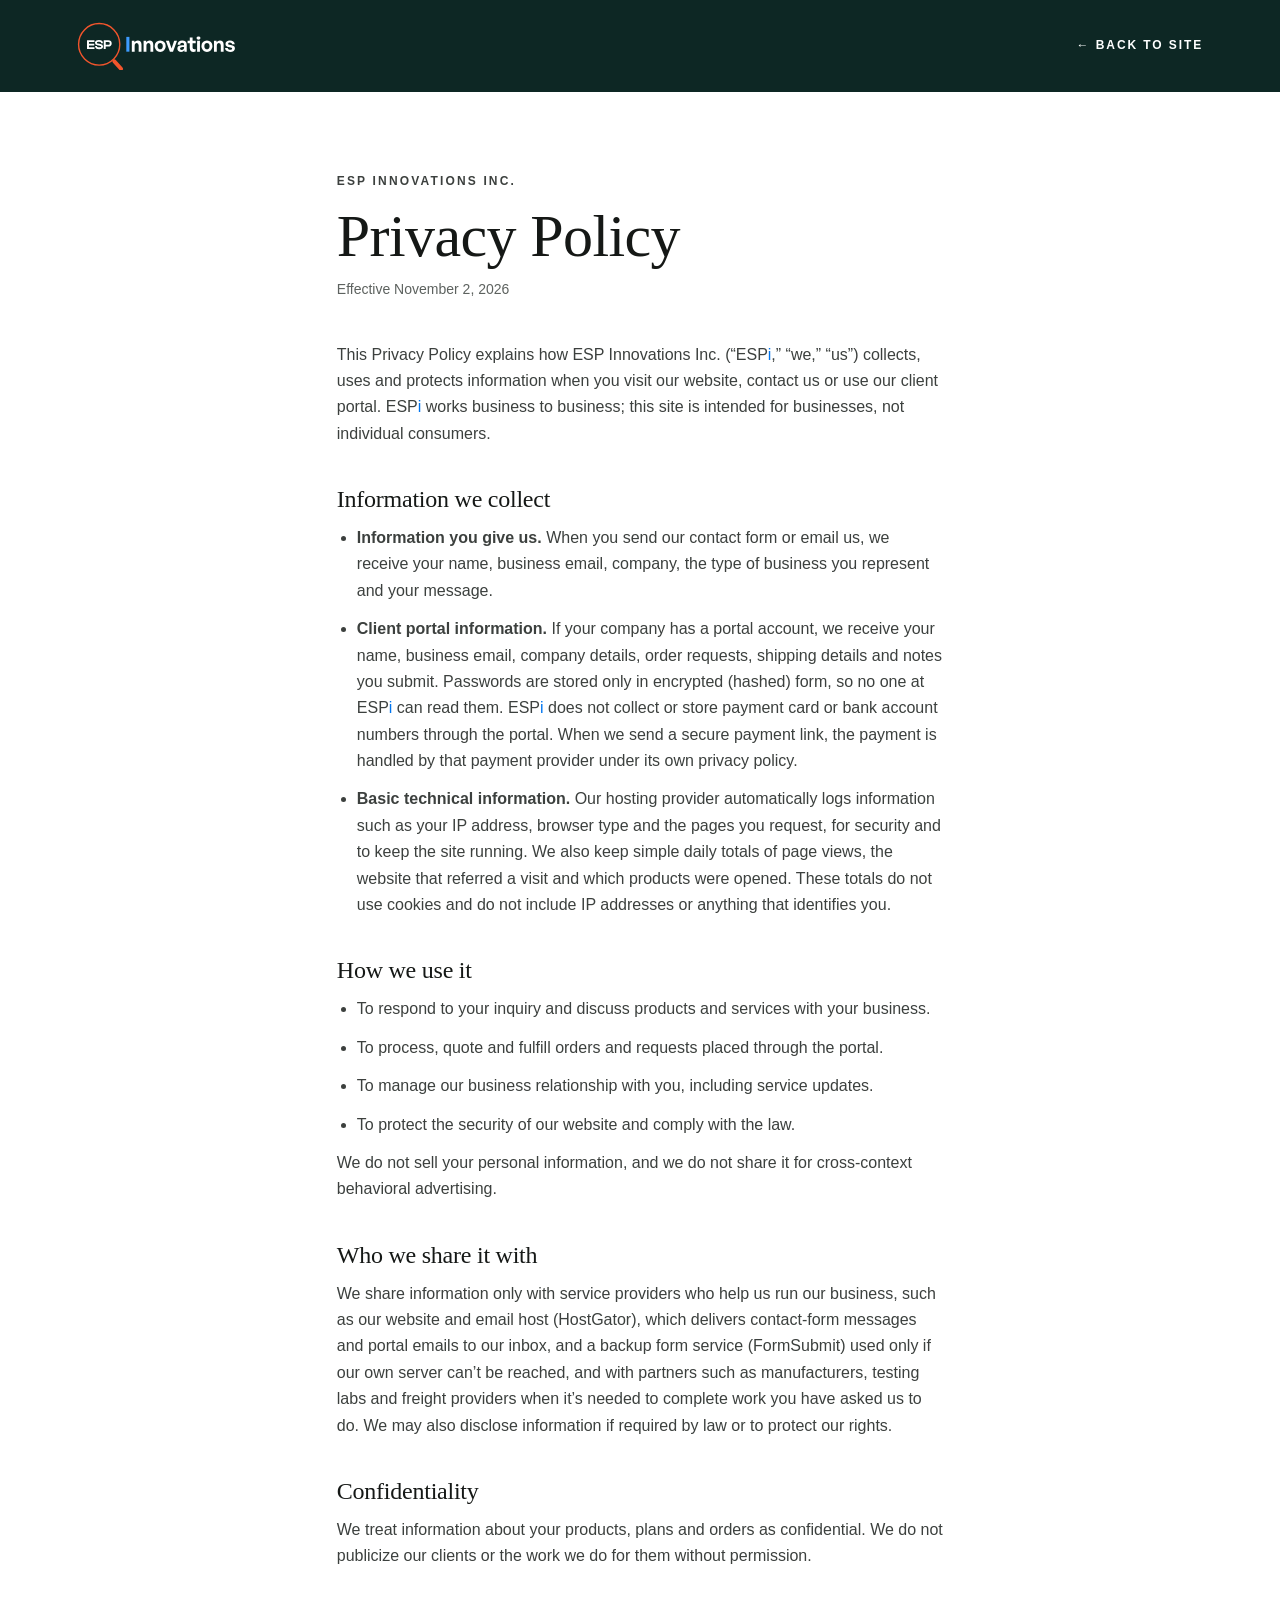
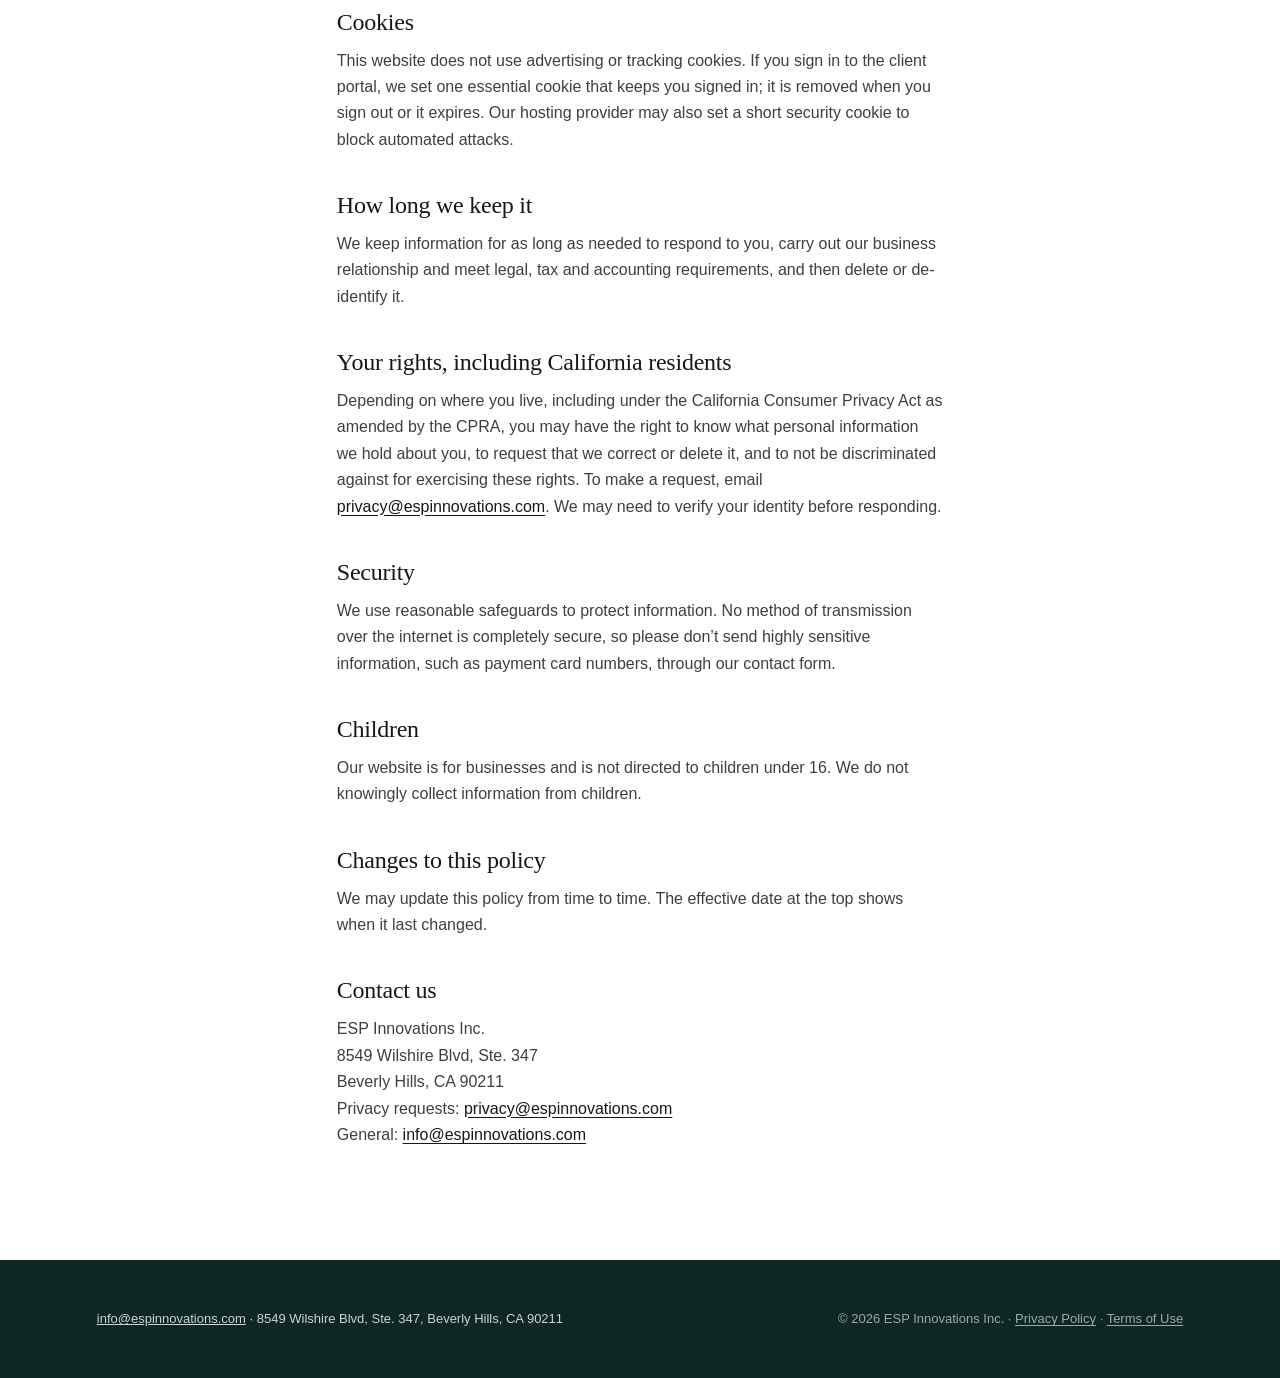
<file: privacy.html>
<!doctype html>
<html lang="en">
<head>
<meta charset="utf-8">
<link rel="canonical" href="https://espinnovations.com/privacy.html">
<meta name="viewport" content="width=device-width, initial-scale=1">
<title>Privacy Policy — ESP Innovations Inc.</title>
<meta name="description" content="How ESP Innovations Inc. collects, uses and protects business information.">
<link href="https://api.fontshare.com/v2/css?f[]=zodiak@400,700&f[]=switzer@400,500,600&display=swap" rel="stylesheet">
<link rel="stylesheet" href="style.css?v=20261102b">
<link rel="icon" type="image/svg+xml" href="assets/brand/icon.svg">
<style>
.legal-top{background:var(--green-2);color:#fff;padding:22px var(--gut);display:flex;justify-content:space-between;align-items:center}
.legal-top a{color:#fff;font-size:12px;font-weight:600;letter-spacing:.16em;text-transform:uppercase;text-decoration:none}
.legal-top a:hover{color:var(--accent)}
.legal{max-width:760px;margin:0 auto;padding:80px var(--gut) 100px}
.legal h1{font-size:clamp(38px,5vw,60px);line-height:1.05;margin:14px 0 10px}
.legal .eff{color:var(--muted);font-size:14px;margin-bottom:40px}
.legal h2{font-size:24px;margin:40px 0 12px}
.legal p,.legal li{color:#3c403e;margin-bottom:12px}
.legal ul{padding-left:20px;margin-bottom:12px}
.legal a{color:var(--ink);text-decoration:underline;text-underline-offset:3px}
</style>
</head>
<body>
<header class="legal-top"><a href="index.html" aria-label="ESP Innovations Inc. home"><img src="assets/brand/logo-light.svg" alt="ESP Innovations" width="160" height="50"></a><a href="index.html">&larr; Back to site</a></header>
<main class="legal">
<p class="eyebrow">ESP Innovations Inc.</p>
<h1>Privacy Policy</h1>
<p class="eff">Effective November 2, 2026</p>
<p>This Privacy Policy explains how ESP Innovations Inc. (&ldquo;<span class="espi">ESP<span>i</span></span>,&rdquo; &ldquo;we,&rdquo; &ldquo;us&rdquo;) collects, uses and protects information when you visit our website, contact us or use our client portal. <span class="espi">ESP<span>i</span></span> works business to business; this site is intended for businesses, not individual consumers.</p>
<h2>Information we collect</h2>
<ul>
<li><strong>Information you give us.</strong> When you send our contact form or email us, we receive your name, business email, company, the type of business you represent and your message.</li>
<li><strong>Client portal information.</strong> If your company has a portal account, we receive your name, business email, company details, order requests, shipping details and notes you submit. Passwords are stored only in encrypted (hashed) form, so no one at <span class="espi">ESP<span>i</span></span> can read them. <span class="espi">ESP<span>i</span></span> does not collect or store payment card or bank account numbers through the portal. When we send a secure payment link, the payment is handled by that payment provider under its own privacy policy.</li>
<li><strong>Basic technical information.</strong> Our hosting provider automatically logs information such as your IP address, browser type and the pages you request, for security and to keep the site running. We also keep simple daily totals of page views, the website that referred a visit and which products were opened. These totals do not use cookies and do not include IP addresses or anything that identifies you.</li>
</ul>
<h2>How we use it</h2>
<ul>
<li>To respond to your inquiry and discuss products and services with your business.</li>
<li>To process, quote and fulfill orders and requests placed through the portal.</li>
<li>To manage our business relationship with you, including service updates.</li>
<li>To protect the security of our website and comply with the law.</li>
</ul>
<p>We do not sell your personal information, and we do not share it for cross-context behavioral advertising.</p>
<h2>Who we share it with</h2>
<p>We share information only with service providers who help us run our business, such as our website and email host (HostGator), which delivers contact-form messages and portal emails to our inbox, and a backup form service (FormSubmit) used only if our own server can&rsquo;t be reached, and with partners such as manufacturers, testing labs and freight providers when it&rsquo;s needed to complete work you have asked us to do. We may also disclose information if required by law or to protect our rights.</p>
<h2>Confidentiality</h2>
<p>We treat information about your products, plans and orders as confidential. We do not publicize our clients or the work we do for them without permission.</p>
<h2>Cookies</h2>
<p>This website does not use advertising or tracking cookies. If you sign in to the client portal, we set one essential cookie that keeps you signed in; it is removed when you sign out or it expires. Our hosting provider may also set a short security cookie to block automated attacks.</p>
<h2>How long we keep it</h2>
<p>We keep information for as long as needed to respond to you, carry out our business relationship and meet legal, tax and accounting requirements, and then delete or de-identify it.</p>
<h2>Your rights, including California residents</h2>
<p>Depending on where you live, including under the California Consumer Privacy Act as amended by the CPRA, you may have the right to know what personal information we hold about you, to request that we correct or delete it, and to not be discriminated against for exercising these rights. To make a request, email <a href="mailto:privacy@espinnovations.com">privacy@espinnovations.com</a>. We may need to verify your identity before responding.</p>
<h2>Security</h2>
<p>We use reasonable safeguards to protect information. No method of transmission over the internet is completely secure, so please don&rsquo;t send highly sensitive information, such as payment card numbers, through our contact form.</p>
<h2>Children</h2>
<p>Our website is for businesses and is not directed to children under 16. We do not knowingly collect information from children.</p>
<h2>Changes to this policy</h2>
<p>We may update this policy from time to time. The effective date at the top shows when it last changed.</p>
<h2>Contact us</h2>
<p>ESP Innovations Inc.<br>8549 Wilshire Blvd, Ste. 347<br>Beverly Hills, CA 90211<br>Privacy requests: <a href="mailto:privacy@espinnovations.com">privacy@espinnovations.com</a><br>General: <a href="mailto:info@espinnovations.com">info@espinnovations.com</a></p>
</main>
<footer class="footer"><div class="wrap footer-grid"><address class="footer-addr"><a href="mailto:info@espinnovations.com">info@espinnovations.com</a> &middot; 8549 Wilshire Blvd, Ste. 347, Beverly Hills, CA 90211</address><p>&copy; 2026 ESP Innovations Inc. &middot; <a href="privacy.html">Privacy Policy</a> &middot; <a href="terms.html">Terms of Use</a></p></div></footer>
</body>
</html>
</file>
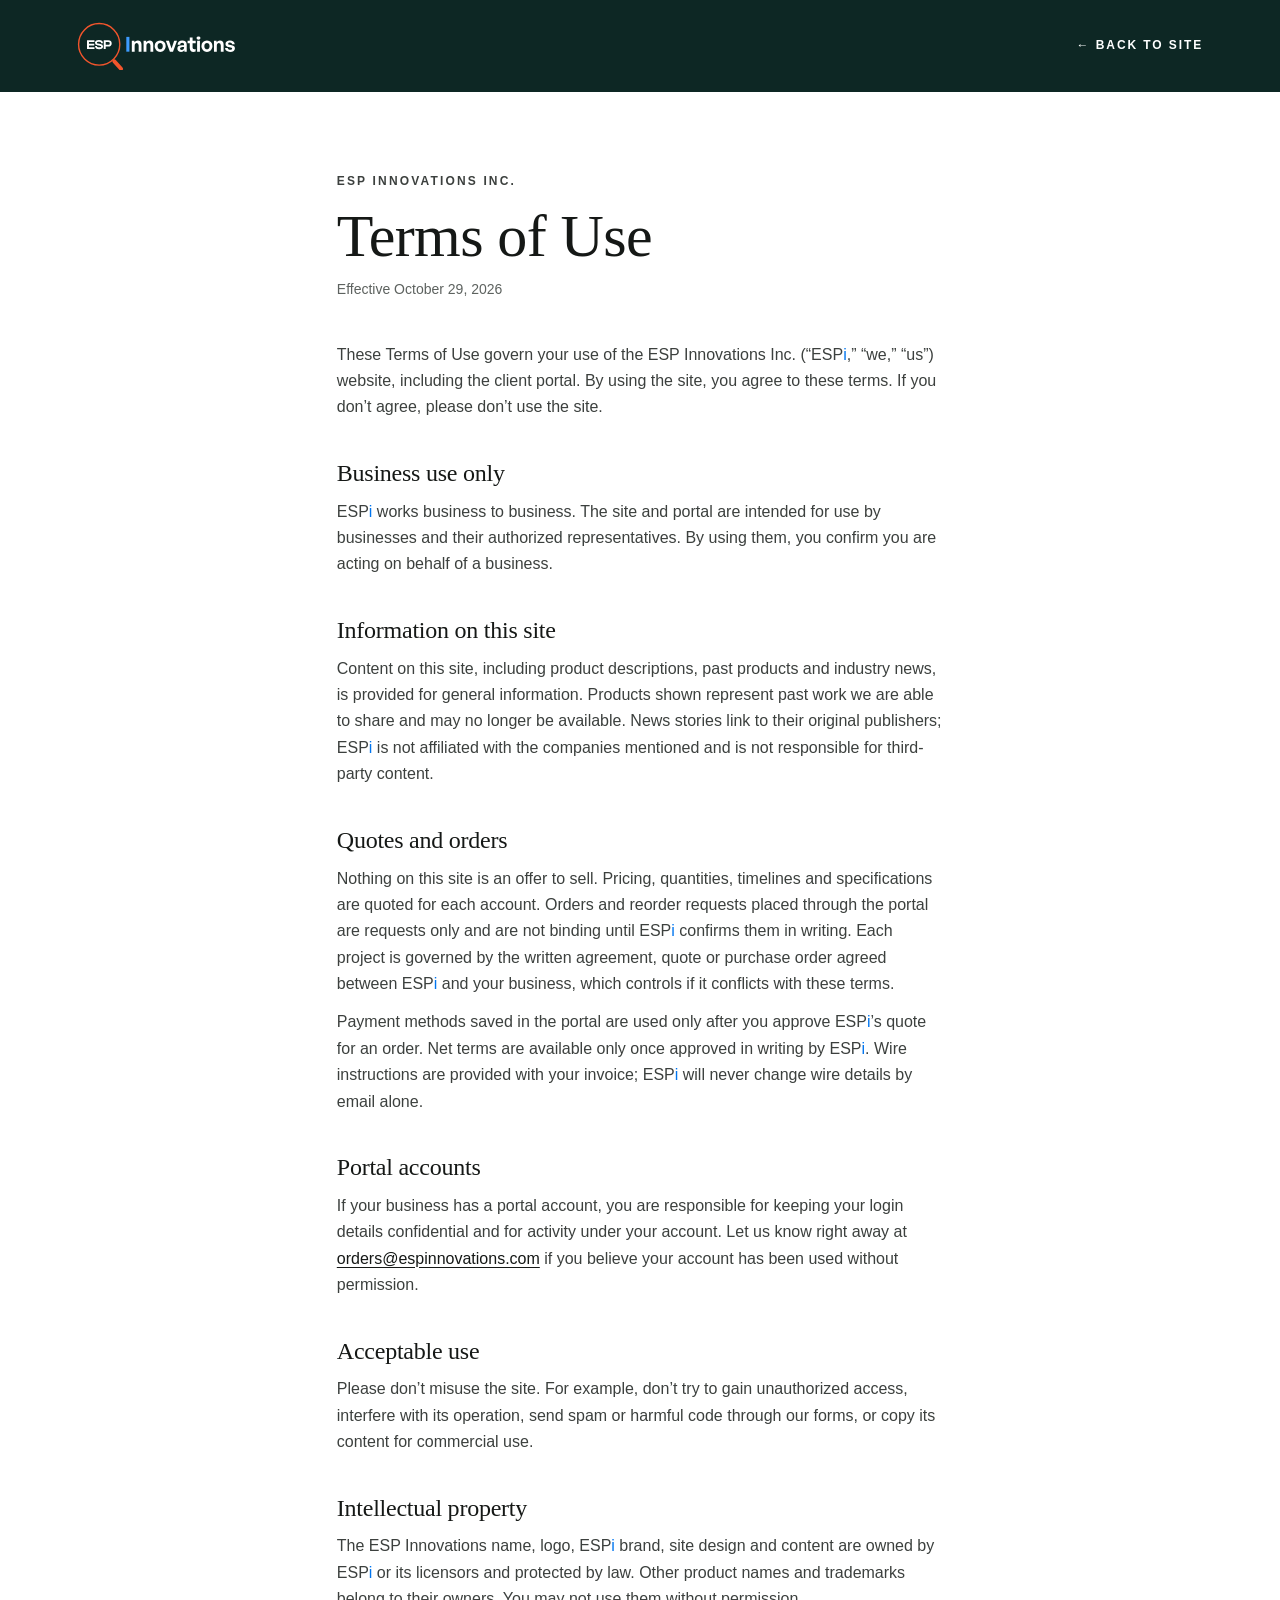
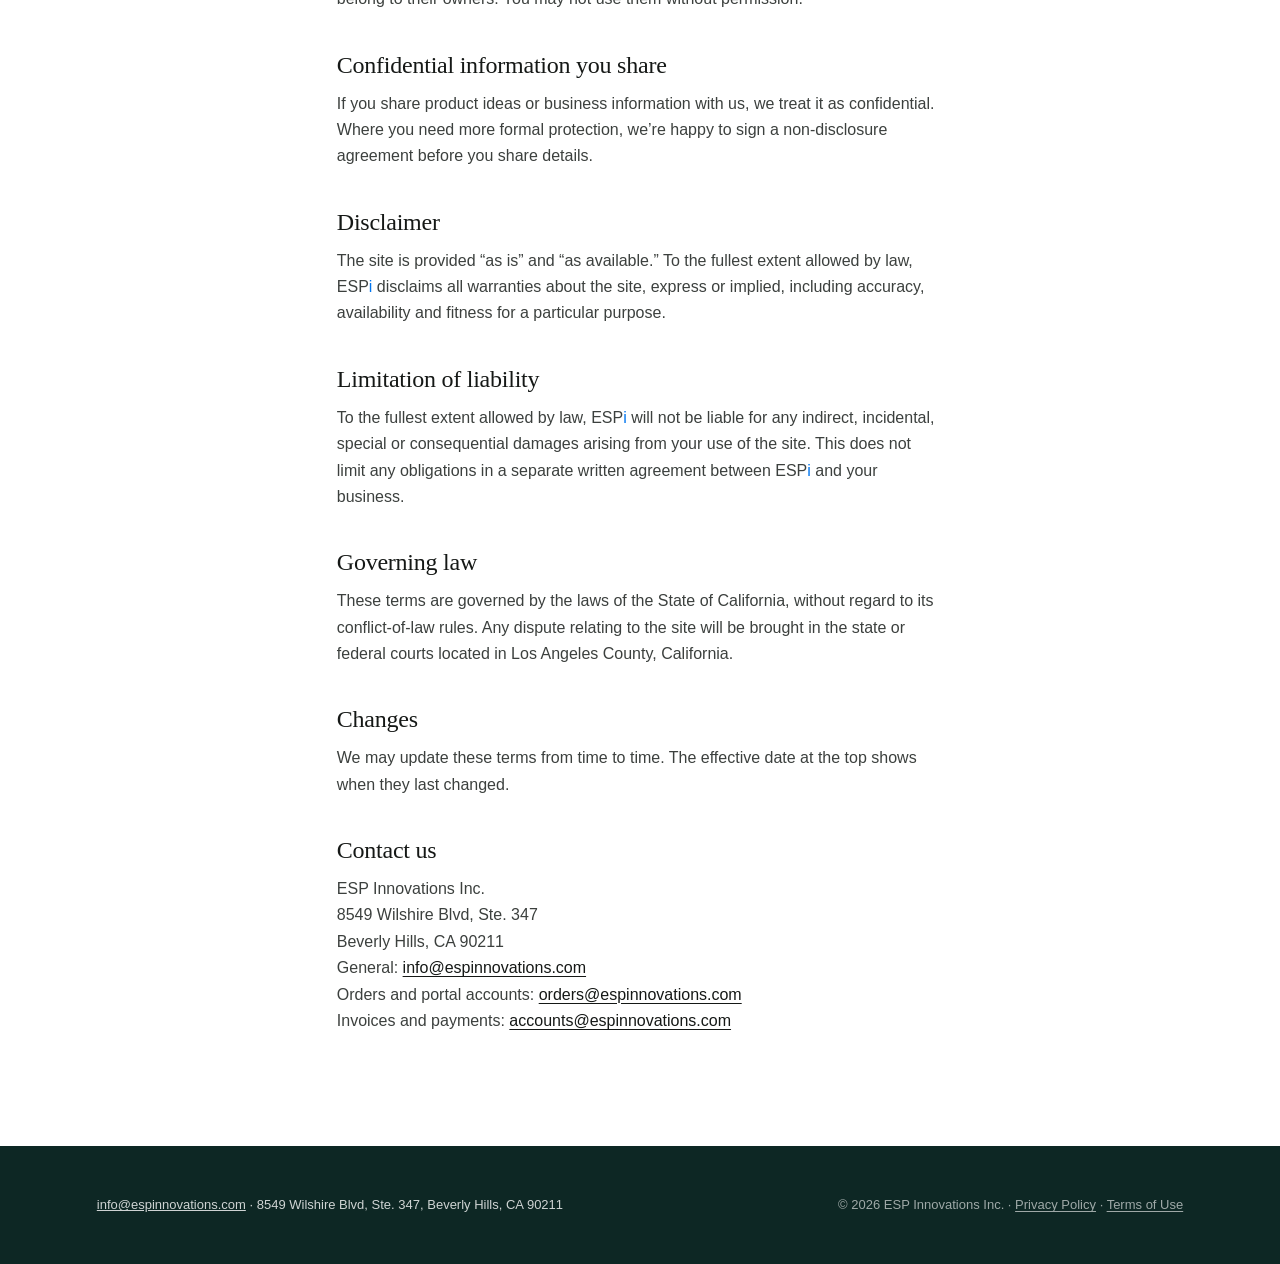
<file: terms.html>
<!doctype html>
<html lang="en">
<head>
<meta charset="utf-8">
<link rel="canonical" href="https://espinnovations.com/terms.html">
<meta name="viewport" content="width=device-width, initial-scale=1">
<title>Terms of Use — ESP Innovations Inc.</title>
<meta name="description" content="Terms governing use of the ESP Innovations Inc. website and client portal.">
<link href="https://api.fontshare.com/v2/css?f[]=zodiak@400,700&f[]=switzer@400,500,600&display=swap" rel="stylesheet">
<link rel="stylesheet" href="style.css?v=20261102b">
<link rel="icon" type="image/svg+xml" href="assets/brand/icon.svg">
<style>
.legal-top{background:var(--green-2);color:#fff;padding:22px var(--gut);display:flex;justify-content:space-between;align-items:center}
.legal-top a{color:#fff;font-size:12px;font-weight:600;letter-spacing:.16em;text-transform:uppercase;text-decoration:none}
.legal-top a:hover{color:var(--accent)}
.legal{max-width:760px;margin:0 auto;padding:80px var(--gut) 100px}
.legal h1{font-size:clamp(38px,5vw,60px);line-height:1.05;margin:14px 0 10px}
.legal .eff{color:var(--muted);font-size:14px;margin-bottom:40px}
.legal h2{font-size:24px;margin:40px 0 12px}
.legal p,.legal li{color:#3c403e;margin-bottom:12px}
.legal ul{padding-left:20px;margin-bottom:12px}
.legal a{color:var(--ink);text-decoration:underline;text-underline-offset:3px}
</style>
</head>
<body>
<header class="legal-top"><a href="index.html" aria-label="ESP Innovations Inc. home"><img src="assets/brand/logo-light.svg" alt="ESP Innovations" width="160" height="50"></a><a href="index.html">&larr; Back to site</a></header>
<main class="legal">
<p class="eyebrow">ESP Innovations Inc.</p>
<h1>Terms of Use</h1>
<p class="eff">Effective October 29, 2026</p>
<p>These Terms of Use govern your use of the ESP Innovations Inc. (&ldquo;<span class="espi">ESP<span>i</span></span>,&rdquo; &ldquo;we,&rdquo; &ldquo;us&rdquo;) website, including the client portal. By using the site, you agree to these terms. If you don&rsquo;t agree, please don&rsquo;t use the site.</p>
<h2>Business use only</h2>
<p><span class="espi">ESP<span>i</span></span> works business to business. The site and portal are intended for use by businesses and their authorized representatives. By using them, you confirm you are acting on behalf of a business.</p>
<h2>Information on this site</h2>
<p>Content on this site, including product descriptions, past products and industry news, is provided for general information. Products shown represent past work we are able to share and may no longer be available. News stories link to their original publishers; <span class="espi">ESP<span>i</span></span> is not affiliated with the companies mentioned and is not responsible for third-party content.</p>
<h2>Quotes and orders</h2>
<p>Nothing on this site is an offer to sell. Pricing, quantities, timelines and specifications are quoted for each account. Orders and reorder requests placed through the portal are requests only and are not binding until <span class="espi">ESP<span>i</span></span> confirms them in writing. Each project is governed by the written agreement, quote or purchase order agreed between <span class="espi">ESP<span>i</span></span> and your business, which controls if it conflicts with these terms.</p>
<p>Payment methods saved in the portal are used only after you approve <span class="espi">ESP<span>i</span></span>&rsquo;s quote for an order. Net terms are available only once approved in writing by <span class="espi">ESP<span>i</span></span>. Wire instructions are provided with your invoice; <span class="espi">ESP<span>i</span></span> will never change wire details by email alone.</p>
<h2>Portal accounts</h2>
<p>If your business has a portal account, you are responsible for keeping your login details confidential and for activity under your account. Let us know right away at <a href="mailto:orders@espinnovations.com">orders@espinnovations.com</a> if you believe your account has been used without permission.</p>
<h2>Acceptable use</h2>
<p>Please don&rsquo;t misuse the site. For example, don&rsquo;t try to gain unauthorized access, interfere with its operation, send spam or harmful code through our forms, or copy its content for commercial use.</p>
<h2>Intellectual property</h2>
<p>The ESP Innovations name, logo, <span class="espi">ESP<span>i</span></span> brand, site design and content are owned by <span class="espi">ESP<span>i</span></span> or its licensors and protected by law. Other product names and trademarks belong to their owners. You may not use them without permission.</p>
<h2>Confidential information you share</h2>
<p>If you share product ideas or business information with us, we treat it as confidential. Where you need more formal protection, we&rsquo;re happy to sign a non-disclosure agreement before you share details.</p>
<h2>Disclaimer</h2>
<p>The site is provided &ldquo;as is&rdquo; and &ldquo;as available.&rdquo; To the fullest extent allowed by law, <span class="espi">ESP<span>i</span></span> disclaims all warranties about the site, express or implied, including accuracy, availability and fitness for a particular purpose.</p>
<h2>Limitation of liability</h2>
<p>To the fullest extent allowed by law, <span class="espi">ESP<span>i</span></span> will not be liable for any indirect, incidental, special or consequential damages arising from your use of the site. This does not limit any obligations in a separate written agreement between <span class="espi">ESP<span>i</span></span> and your business.</p>
<h2>Governing law</h2>
<p>These terms are governed by the laws of the State of California, without regard to its conflict-of-law rules. Any dispute relating to the site will be brought in the state or federal courts located in Los Angeles County, California.</p>
<h2>Changes</h2>
<p>We may update these terms from time to time. The effective date at the top shows when they last changed.</p>
<h2>Contact us</h2>
<p>ESP Innovations Inc.<br>8549 Wilshire Blvd, Ste. 347<br>Beverly Hills, CA 90211<br>General: <a href="mailto:info@espinnovations.com">info@espinnovations.com</a><br>Orders and portal accounts: <a href="mailto:orders@espinnovations.com">orders@espinnovations.com</a><br>Invoices and payments: <a href="mailto:accounts@espinnovations.com">accounts@espinnovations.com</a></p>
</main>
<footer class="footer"><div class="wrap footer-grid"><address class="footer-addr"><a href="mailto:info@espinnovations.com">info@espinnovations.com</a> &middot; 8549 Wilshire Blvd, Ste. 347, Beverly Hills, CA 90211</address><p>&copy; 2026 ESP Innovations Inc. &middot; <a href="privacy.html">Privacy Policy</a> &middot; <a href="terms.html">Terms of Use</a></p></div></footer>
</body>
</html>
</file>
<file: style.css>
:root{
  --green:#12332f; --green-2:#0d2724; --ochre:#8a6a1f; --accent:#f2552c; --accent-ink:#d9431d;
  --ink:#151816; --muted:#5d625f; --paper:#f4f3ef; --white:#fff; --line:#dedcd5;
  --serif:'Zodiak', Georgia, serif; --sans:'Switzer', 'Helvetica Neue', Arial, sans-serif;
  --gut:clamp(20px,6vw,96px); --pad:clamp(72px,10vw,150px);
}
*{box-sizing:border-box;margin:0;padding:0}
html{scroll-behavior:smooth}
body{font-family:var(--sans);font-size:16px;line-height:1.65;color:var(--ink);background:var(--white);-webkit-font-smoothing:antialiased;overflow-x:hidden}
img{display:block;max-width:100%;height:auto}
a{color:inherit}
h1,h2,h3{font-family:var(--serif);font-weight:400;line-height:1.08;letter-spacing:-.01em}
em{font-style:normal;color:var(--accent)}
.skip{position:absolute;left:-999px;top:0;background:var(--accent);color:#fff;padding:10px 16px;z-index:200}
.skip:focus{left:10px}
:focus-visible{outline:2px solid var(--accent);outline-offset:3px}
.wrap{max-width:1240px;margin:0 auto;padding:0 var(--gut)}
.eyebrow{font-size:12px;font-weight:600;letter-spacing:.18em;text-transform:uppercase;color:var(--accent);margin-bottom:18px}
.eyebrow.light{color:#ffb79c}
.eyebrow.center{text-align:center}
.ghost-num{font-family:var(--sans);font-weight:600;font-size:clamp(90px,14vw,200px);line-height:.8;color:rgba(0,0,0,.05);position:absolute;pointer-events:none;user-select:none}
.ghost-num.light{color:rgba(255,255,255,.06)}
.topo{background-color:var(--green);background-image:url(assets/topo.svg);background-size:cover;color:#fff}
.topo-ochre{background-color:var(--ochre)}

/* header */
.site-header{position:fixed;inset:0 0 auto 0;z-index:60;display:flex;align-items:center;justify-content:space-between;gap:24px;padding:22px var(--gut);color:#fff;transition:background .3s, padding .3s, color .3s}
.site-header.scrolled{background:rgba(255,255,255,.96);color:var(--ink);padding-top:14px;padding-bottom:14px;box-shadow:0 1px 0 var(--line)}
.site-header.menu-open{background:transparent;color:#fff;box-shadow:none}
.brand{display:flex;align-items:center;gap:12px;text-decoration:none}
.brand-mark{font-family:var(--serif);font-weight:700;font-size:30px;color:var(--accent);letter-spacing:-.02em;line-height:1}
.brand-sub{font-size:11px;line-height:1.3;letter-spacing:.02em;opacity:.85}
.header-meta{font-size:12px;letter-spacing:.06em;opacity:.8;margin-right:auto;margin-left:clamp(16px,5vw,80px)}
.menu-btn{background:none;border:0;color:inherit;font:600 12px var(--sans);letter-spacing:.18em;text-transform:uppercase;display:flex;align-items:center;gap:12px;cursor:pointer;min-height:44px;padding:0 4px}
.menu-btn i{width:22px;height:10px;border-top:1.5px solid currentColor;border-bottom:1.5px solid currentColor;transition:transform .3s}
.menu-btn[aria-expanded=true] i{transform:scaleX(.6)}

/* menu overlay */
.menu{position:fixed;inset:0;z-index:55;background:var(--green-2) url(assets/topo.svg) center/cover;color:#fff;display:flex;flex-direction:column;justify-content:center;padding:100px var(--gut) 40px;opacity:0;transition:opacity .35s}
.menu[hidden]{display:none}
.menu.open{opacity:1}
.menu ol{list-style:none}
.menu li a{display:flex;align-items:baseline;gap:20px;font-family:var(--serif);font-size:clamp(36px,6vw,72px);line-height:1.2;text-decoration:none;transition:color .2s, transform .3s}
.menu li a:hover{color:var(--accent);transform:translateX(8px)}
.menu small{font:600 12px var(--sans);letter-spacing:.1em;opacity:.6}
.menu-foot{margin-top:48px;font-size:14px;opacity:.7;max-width:420px}

/* rail + dots */
.rail{position:fixed;left:calc(var(--gut) / 2 - 8px);top:50%;transform:translate(-50%,-50%) rotate(-90deg);font-size:10px;letter-spacing:.24em;text-transform:uppercase;z-index:40;color:#fff;mix-blend-mode:difference;white-space:nowrap;opacity:.7}
.dots{position:fixed;right:calc(var(--gut) / 2 - 3px);top:50%;transform:translateY(-50%);list-style:none;display:flex;flex-direction:column;gap:12px;z-index:40;mix-blend-mode:difference}
.dots li{width:6px;height:6px;border-radius:50%;background:#fff;opacity:.4;transition:opacity .3s, transform .3s}
.dots li.on{opacity:1;transform:scale(1.4)}

/* hero */
.hero{position:relative;min-height:100vh;min-height:100svh;display:flex;flex-direction:column;justify-content:center;overflow:hidden}
.hero-inner{position:relative;max-width:1240px;margin:0 auto;width:100%;padding:120px var(--gut) 90px;display:grid;grid-template-columns:1.1fr .9fr;align-items:center;gap:40px}
.hero .ghost-num{top:110px;left:calc(var(--gut) - 10px);font-size:14px;color:#fff;font-weight:600;letter-spacing:.1em}
.hero h1{font-size:clamp(42px,6.2vw,92px);line-height:1.02}
.kicker{margin-top:28px;font-size:12px;font-weight:600;letter-spacing:.18em;text-transform:uppercase}
.hero-text{margin-top:14px;max-width:440px;font-size:15px;opacity:.78}
.circle-btn{margin-top:36px;display:inline-grid;place-items:center;width:52px;height:52px;border:1.5px solid var(--accent);border-radius:50%;color:var(--accent);transition:background .25s,color .25s}
.circle-btn:hover{background:var(--accent);color:#fff}
.hero-figure{position:relative;justify-self:center}
.hero-figure img{position:relative;width:min(520px,100%);filter:drop-shadow(0 40px 60px rgba(0,0,0,.45));animation:float 7s ease-in-out infinite}
.hero-ring{position:absolute;inset:8% 4%;border:1px solid rgba(255,255,255,.14);border-radius:50%}
@keyframes float{50%{transform:translateY(-14px) rotate(-1.5deg)}}
.hero-foot{position:absolute;left:0;right:0;bottom:28px;padding:0 var(--gut);display:flex;align-items:center;gap:20px;font-size:11px;letter-spacing:.16em;text-transform:uppercase;opacity:.7;max-width:1240px;margin:0 auto}
.hero-line{flex:1;max-width:220px;height:1px;background:rgba(255,255,255,.25);position:relative;overflow:hidden}
.hero-line i{position:absolute;inset:0;width:30%;background:var(--accent);animation:line 2.6s ease-in-out infinite}
@keyframes line{0%{transform:translateX(-100%)}100%{transform:translateX(340%)}}
.hero-foot span:last-child{margin-left:auto}

/* about */
.about{padding:var(--pad) 0;background:var(--white)}
.about-head{max-width:760px;margin:0 auto var(--pad);text-align:center}
.about-head h2{font-size:clamp(32px,4vw,52px)}
.lede{margin:24px auto 0;color:var(--muted);max-width:600px}
.letter-grid{display:grid;grid-template-columns:repeat(4,1fr);gap:clamp(24px,3vw,48px);margin-top:28px}
.letter-card{text-align:center}
.big-letter{display:block;font-family:var(--serif);font-weight:700;font-size:clamp(110px,12vw,170px);line-height:1;background:var(--img) center/cover, var(--ink);-webkit-background-clip:text;background-clip:text;color:transparent;transition:transform .5s}
.letter-card:hover .big-letter{transform:translateY(-6px)}
.letter-card h3{font-family:var(--sans);font-weight:600;font-size:15px;letter-spacing:.14em;text-transform:uppercase;color:var(--accent);margin:14px 0 10px}
.letter-card p{font-size:15px;color:var(--muted);max-width:260px;margin:0 auto}

/* bleed */
.bleed{position:relative;height:clamp(420px,70vh,720px);overflow:hidden;background:var(--green-2)}
.bleed img{width:100%;height:120%;object-fit:cover;position:absolute;top:-10%;will-change:transform}
.bleed-overlay{position:absolute;inset:0;background:linear-gradient(90deg,rgba(10,22,20,.82) 0%,rgba(10,22,20,.35) 65%,rgba(10,22,20,.1));display:flex;align-items:center;padding:0 var(--gut);color:#fff}
.bleed .ghost-num{top:40px;left:var(--gut)}
.bleed blockquote{max-width:620px;position:relative}
.bleed blockquote p{font-family:var(--serif);font-size:clamp(28px,3.6vw,48px);line-height:1.15}
.bleed cite{display:block;margin-top:20px;font-style:normal;font-size:12px;letter-spacing:.16em;text-transform:uppercase;opacity:.75}

/* finds */
.finds{position:relative;padding:var(--pad) 0}
.finds-head{max-width:560px;margin-bottom:56px}
.finds-head h2{font-size:clamp(32px,4vw,52px)}
.finds-head p:last-child{margin-top:16px;opacity:.9}
.finds .eyebrow{color:#fff}
.find-list{list-style:none;display:grid;grid-template-columns:repeat(3,1fr);gap:44px 40px}
.find-list a{display:block;text-decoration:none}
.find-name{font-family:var(--serif);font-size:clamp(30px,3.4vw,46px);line-height:1.1;text-decoration:underline;text-decoration-thickness:1.5px;text-underline-offset:8px;text-decoration-color:rgba(255,255,255,.0);transition:text-decoration-color .3s}
.find-list a:hover .find-name,.find-list a:focus-visible .find-name{text-decoration-color:#fff}
.find-meta{display:block;margin-top:10px;font-size:11px;font-weight:600;letter-spacing:.14em;text-transform:uppercase;opacity:.85}
.find-list img{display:none}
.more-link{display:inline-block;margin-top:64px;font-size:12px;font-weight:600;letter-spacing:.16em;text-transform:uppercase;text-decoration:none;border-bottom:1px solid currentColor;padding-bottom:4px}
.cursor-img{position:fixed;left:0;top:0;width:300px;height:220px;pointer-events:none;z-index:30;opacity:0;transform:translate(-50%,-50%) scale(.9);transition:opacity .25s, transform .25s;overflow:hidden;box-shadow:0 30px 60px rgba(0,0,0,.35)}
.cursor-img.show{opacity:1;transform:translate(-50%,-50%) scale(1)}
.cursor-img img{width:100%;height:100%;object-fit:cover}

/* regions */
.regions{padding:var(--pad) 0;background:var(--paper)}
.regions-head{display:flex;justify-content:space-between;align-items:end;gap:24px;margin-bottom:56px}
.regions-head h2{font-size:clamp(32px,4vw,52px);max-width:560px}
.region-list{list-style:none;display:grid;grid-template-columns:repeat(5,1fr);border-top:1px solid var(--line)}
.region-list li{padding:28px 22px 8px 0;border-right:1px solid var(--line);margin-right:22px}
.region-list li:last-child{border-right:0;margin-right:0}
.r-num{display:block;font-weight:600;font-size:56px;line-height:1;color:rgba(0,0,0,.07);margin-bottom:18px}
.region-list h3{font-size:24px;margin-bottom:10px}
.region-list p{font-size:14px;color:var(--muted)}

/* split */
.split{display:grid;grid-template-columns:1fr 1fr;min-height:620px;background:var(--white)}
.split-img img{width:100%;height:100%;object-fit:cover}
.split-copy{position:relative;padding:var(--pad) var(--gut);display:flex;flex-direction:column;justify-content:center}
.split-copy .ghost-num{top:40px;right:var(--gut)}
.split-copy h2{font-size:clamp(32px,4vw,52px);margin-bottom:18px}
.split-copy>p:not(.eyebrow):not(.ghost-num){color:var(--muted);max-width:440px}
.ticks{list-style:none;margin-top:28px;border-top:1px solid var(--line);max-width:440px}
.ticks li{padding:14px 0 14px 30px;border-bottom:1px solid var(--line);position:relative;font-size:15px}
.ticks li::before{content:"";position:absolute;left:0;top:50%;width:16px;height:1.5px;background:var(--accent)}

/* who */
.who{padding:var(--pad) 0;background:var(--white);border-top:1px solid var(--line)}
.who-grid{display:grid;grid-template-columns:1fr 1fr;gap:0}
.who-grid article{padding:0 clamp(24px,4vw,64px)}
.who-grid article:first-child{padding-left:0;border-right:1px solid var(--line)}
.who-grid h3{font-size:clamp(26px,2.8vw,36px);margin-bottom:14px}
.who-grid p:last-child{color:var(--muted)}

/* contact */
.contact{position:relative;padding:var(--pad) 0}
.contact-grid{display:grid;grid-template-columns:1fr 1fr;gap:clamp(40px,6vw,100px);align-items:start;position:relative}
.contact .ghost-num{top:-60px;left:-10px}
.contact h2{font-size:clamp(34px,4.4vw,58px)}
.contact-text{margin-top:20px;opacity:.8;max-width:420px}
.form{display:grid;gap:22px}
.field{display:grid;gap:6px}
.field label{font-size:11px;font-weight:600;letter-spacing:.16em;text-transform:uppercase;opacity:.8}
.field input,.field select,.field textarea{font:inherit;color:#fff;background:transparent;border:0;border-bottom:1px solid rgba(255,255,255,.35);padding:10px 0;min-height:44px;border-radius:0;transition:border-color .2s}
.field select option{color:var(--ink)}
.field input:focus,.field select:focus,.field textarea:focus{outline:none;border-bottom-color:var(--accent)}
.field.err input,.field.err textarea{border-bottom-color:#ff8a6b}
.btn{justify-self:start;background:var(--accent);color:#fff;border:0;font:600 12px var(--sans);letter-spacing:.16em;text-transform:uppercase;padding:18px 34px;min-height:44px;cursor:pointer;transition:background .2s}
.btn:hover{background:var(--accent-ink)}
.form-status{font-size:14px;min-height:1.4em;color:#ffcfbd}

/* footer */
.footer{background:var(--green-2);color:#fff;padding:48px 0}
.footer-grid{display:flex;flex-wrap:wrap;align-items:center;justify-content:space-between;gap:24px;font-size:13px}
.footer nav{display:flex;flex-wrap:wrap;gap:8px 26px}
.footer nav a{text-decoration:none;opacity:.8}
.footer nav a:hover{opacity:1;color:var(--accent)}
.footer p{opacity:.6}

/* reveal */
.reveal{opacity:0;transform:translateY(28px);transition:opacity .8s ease, transform .8s ease}
.reveal.in{opacity:1;transform:none}


/* lifecycle */
.lifecycle{padding:var(--pad) 0;background:var(--paper)}
.life-head{max-width:820px;margin:0 auto 64px;text-align:center}
.life-head h2{font-size:clamp(32px,4vw,52px)}
.life-head .lede{max-width:680px}
.life-steps{list-style:none;display:grid;grid-template-columns:repeat(4,1fr);border-top:1px solid var(--ink)}
.life-steps li{padding:28px 24px 8px 0;margin-right:24px;border-right:1px solid var(--line);position:relative}
.life-steps li:last-child{border-right:0;margin-right:0}
.life-steps li::before{content:"";position:absolute;top:-5px;left:0;width:9px;height:9px;border-radius:50%;background:var(--accent)}
.life-num{display:block;font-size:12px;font-weight:600;letter-spacing:.14em;color:var(--accent);margin-bottom:14px}
.life-steps h3{font-size:clamp(22px,2vw,27px);margin-bottom:10px}
.life-steps p{font-size:15px;color:var(--muted)}
@media (max-width:1000px){.life-steps{grid-template-columns:repeat(2,1fr);row-gap:32px}.life-steps li:nth-child(2){border-right:0;margin-right:0}}
@media (max-width:760px){.life-steps{grid-template-columns:1fr;border-top:0}.life-steps li{border-right:0;margin-right:0;border-top:1px solid var(--ink);padding-top:24px}}


/* track record */
.work{padding:var(--pad) 0;background:var(--white);border-top:1px solid var(--line)}
.work-head{display:grid;grid-template-columns:1.1fr .9fr;gap:40px;align-items:end;margin-bottom:56px}
.work-head h2{font-size:clamp(32px,4vw,52px)}
.work-head > p{color:var(--muted)}
.work-grid{list-style:none;display:grid;grid-template-columns:repeat(3,1fr);gap:48px clamp(20px,2.6vw,36px)}
.work-card h3{font-size:clamp(22px,2vw,27px);margin:6px 0 10px}
.work-card > p:not(.work-tag){font-size:15px;color:var(--muted)}
.work-img{aspect-ratio:4/3;background:#fff;border:1px solid var(--line);overflow:hidden;margin-bottom:20px}
.work-img img{width:100%;height:100%;transition:transform .6s ease}
.work-img.contain img{object-fit:contain;padding:6%}
.work-img.cover img{object-fit:cover}
.work-card:hover .work-img img{transform:scale(1.04)}
.work-tag{font-size:11px;font-weight:600;letter-spacing:.14em;text-transform:uppercase;color:var(--accent)}
.work-specs{list-style:none;margin-top:14px;border-top:1px solid var(--line)}
.work-specs li{font-size:13px;padding:8px 0;border-bottom:1px solid var(--line);color:var(--ink)}
.floor{margin-top:var(--pad);padding-top:48px;border-top:1px solid var(--line)}
.floor-head{display:flex;justify-content:space-between;align-items:baseline;gap:24px;margin-bottom:24px}
.floor-head .eyebrow{margin:0}
.floor-head p:last-child{color:var(--muted);font-size:15px}
.floor-strip{list-style:none;display:grid;grid-template-columns:repeat(5,1fr);gap:16px}
.floor-strip img{width:100%;aspect-ratio:3/4;object-fit:cover;filter:saturate(.9)}
.floor-strip figcaption{font-size:13px;margin-top:10px;color:var(--muted)}
@media (max-width:1000px){.work-grid{grid-template-columns:repeat(2,1fr)}.floor-strip{grid-template-columns:repeat(3,1fr)}.work-head{grid-template-columns:1fr}}
@media (max-width:760px){.work-grid{grid-template-columns:1fr}.floor-strip{grid-template-columns:repeat(2,1fr)}.floor-head{flex-direction:column}}

@media (max-width:1000px){
  .letter-grid{grid-template-columns:repeat(2,1fr);row-gap:56px}
  .find-list{grid-template-columns:repeat(2,1fr)}
  .region-list{grid-template-columns:repeat(2,1fr)}
  .region-list li{border-right:0;margin-right:0;border-bottom:1px solid var(--line);padding-right:16px}
  .split{grid-template-columns:1fr}
  .split-img{height:360px}
}
@media (max-width:760px){
  .header-meta,.rail,.dots{display:none}
  .hero-inner{grid-template-columns:1fr;padding-top:110px;padding-bottom:110px;gap:10px}
  .hero-figure{order:-1;max-width:260px}
  .hero .ghost-num{display:none}
  .hero-foot span:last-child{display:none}
  .letter-grid{grid-template-columns:1fr 1fr;gap:40px 18px}
  .letter-card p{font-size:14px}
  .find-list{grid-template-columns:1fr;gap:32px}
  .find-list img{display:block;margin-top:16px;width:100%;aspect-ratio:16/10;object-fit:cover}
  .cursor-img{display:none}
  .bleed-overlay{background:rgba(10,22,20,.68)}
  .regions-head{display:block}
  .region-list{grid-template-columns:1fr}
  .who-grid{grid-template-columns:1fr;gap:48px}
  .who-grid article{padding:0}
  .who-grid article:first-child{border-right:0;border-bottom:1px solid var(--line);padding-bottom:48px}
  .contact-grid{grid-template-columns:1fr}
  .footer-grid{flex-direction:column;align-items:flex-start}
}
@media (prefers-reduced-motion:reduce){
  *,*::before,*::after{animation:none!important;transition:none!important;scroll-behavior:auto!important}
  .reveal{opacity:1;transform:none}
}

/* product cards + modal */
.work-open{all:unset;display:block;width:100%;cursor:pointer;box-sizing:border-box}
.work-open:focus-visible{outline:2px solid var(--accent);outline-offset:6px}
.work-open > p:not(.work-tag){font-size:15px;color:var(--muted)}
.work-open h3{font-size:clamp(22px,2vw,27px);margin:6px 0 10px}
.work-open:hover .work-img img{transform:scale(1.04)}
.work-img{position:relative}
.work-year{position:absolute;left:0;top:0;background:var(--accent);color:#fff;font:600 11px var(--sans);letter-spacing:.14em;text-transform:uppercase;padding:8px 12px}
.work-count{position:absolute;right:10px;bottom:10px;background:rgba(13,39,36,.82);color:#fff;font:500 11px var(--sans);letter-spacing:.08em;padding:5px 9px}
.work-more{display:inline-block;margin-top:16px;font:600 12px var(--sans);letter-spacing:.14em;text-transform:uppercase;color:var(--ink);border-bottom:1px solid var(--accent);padding-bottom:3px}
.work-open:hover .work-more{color:var(--accent)}
.floor-year{display:inline-block;background:var(--accent);color:#fff;font-weight:600;font-size:11px;letter-spacing:.1em;padding:2px 7px;margin-right:8px}
.pmodal{border:0;padding:0;width:min(1180px,94vw);max-height:92vh;margin:auto;background:var(--paper,#f4f3ef);color:var(--ink);overflow:auto}
.pmodal::backdrop{background:rgba(13,39,36,.78)}
body.modal-open{overflow:hidden}
.pm-close{position:absolute;right:12px;top:10px;z-index:3;width:44px;height:44px;border:0;background:#12332f;color:#fff;font-size:26px;line-height:1;cursor:pointer}
.pm-grid{display:grid;grid-template-columns:1.25fr 1fr}
.pm-gallery{background:#fff;padding:24px;display:flex;flex-direction:column;gap:14px;min-width:0}
.pm-stage{position:relative;height:min(62vh,600px);display:flex;align-items:center;justify-content:center;background:#fff}
.pm-main{max-width:100%;max-height:100%;object-fit:contain}
.pm-video{width:100%;height:100%;max-height:100%;object-fit:contain;background:#000}
.pm-main[hidden],.pm-video[hidden]{display:none!important}
.pm-thumbs button.pm-thumb-video{position:relative}
.pm-thumbs button.pm-thumb-video::after{content:"";position:absolute;left:50%;top:50%;width:0;height:0;margin:-9px 0 0 -6px;border-left:16px solid #fff;border-top:9px solid transparent;border-bottom:9px solid transparent;filter:drop-shadow(0 1px 3px rgba(0,0,0,.6))}
.pm-nav{position:absolute;top:50%;transform:translateY(-50%);width:44px;height:44px;border:0;background:rgba(18,51,47,.88);color:#fff;font-size:20px;cursor:pointer}
.pm-nav:hover{background:var(--accent)}
.pm-prev{left:0}.pm-next{right:0}
.pm-counter{position:absolute;bottom:0;right:0;font-size:12px;color:var(--muted);background:#fff;padding:4px 8px}
.pm-thumbs{display:flex;gap:8px;overflow-x:auto;padding-bottom:4px}
.pm-thumbs button{flex:0 0 72px;height:72px;padding:0;border:2px solid transparent;background:#f4f3ef;cursor:pointer;opacity:.7}
.pm-thumbs button[aria-current="true"]{border-color:var(--accent);opacity:1}
.pm-thumbs img{width:100%;height:100%;object-fit:cover}
.pm-info{padding:56px 40px 40px}
.pm-year{display:inline-block;background:var(--accent);color:#fff;font:600 12px var(--sans);letter-spacing:.14em;text-transform:uppercase;padding:8px 14px;margin-bottom:18px}
.pm-info h2{font-size:clamp(28px,3vw,40px);margin:6px 0 16px}
.pm-more{color:var(--muted);font-size:16px;margin-bottom:24px}
.pm-details{border-top:1px solid var(--line);margin-bottom:28px}
.pm-details div{display:grid;grid-template-columns:38% 1fr;gap:14px;padding:11px 0;border-bottom:1px solid var(--line);font-size:14px}
.pm-details dt{font-weight:600}
.pm-details dd{margin:0;color:var(--ink)}
@media (max-width:860px){.pm-grid{grid-template-columns:1fr}.pm-stage{height:46vh}.pm-info{padding:28px 22px 32px}.pm-gallery{padding:56px 14px 14px}.pmodal{width:100vw;max-width:100vw;max-height:100dvh;height:100dvh}.pm-details div{grid-template-columns:1fr;gap:2px}.pm-close{position:fixed}}

/* how we work */
.models{padding:var(--pad) 0;background:#12332f;color:#fff}
.models-head{max-width:820px;margin-bottom:56px}
.models-head h2{font-size:clamp(32px,4vw,52px);color:#fff}
.models-head h2 em{color:#f2552c}
.models-grid{display:grid;grid-template-columns:repeat(3,1fr);gap:0;border-top:1px solid rgba(255,255,255,.35)}
.models-grid article{padding:32px clamp(20px,2.4vw,36px) 8px 0;margin-right:clamp(20px,2.4vw,36px);border-right:1px solid rgba(255,255,255,.18)}
.models-grid article:last-child{border-right:0;margin-right:0}
.models-num{display:block;font-size:12px;font-weight:600;letter-spacing:.14em;color:#f2552c;margin-bottom:14px}
.models-grid h3{font-size:clamp(22px,2vw,28px);color:#fff;margin-bottom:12px}
.models-grid p{font-size:15px;color:rgba(255,255,255,.78)}
.models-grid ul{list-style:none;margin-top:18px;border-top:1px solid rgba(255,255,255,.18)}
.models-grid li{font-size:14px;padding:9px 0;border-bottom:1px solid rgba(255,255,255,.18);color:#fff}
.letter-grid{grid-template-columns:repeat(5,1fr)}
.life-steps{grid-template-columns:repeat(5,1fr)}
.life-steps h3{font-size:clamp(20px,1.7vw,25px)}
@media (max-width:1000px){.models-grid{grid-template-columns:1fr}.models-grid article{border-right:0;margin-right:0;padding-right:0;border-bottom:1px solid rgba(255,255,255,.18);padding-bottom:28px}.letter-grid{grid-template-columns:repeat(3,1fr)}.life-steps{grid-template-columns:repeat(2,1fr)}.life-steps li:nth-child(2n){border-right:0;margin-right:0}.life-steps li:nth-child(3){border-right:1px solid var(--line);margin-right:24px}}
@media (max-width:760px){.letter-grid{grid-template-columns:1fr 1fr}.life-steps{grid-template-columns:1fr}.life-steps li,.life-steps li:nth-child(3){border-right:0;margin-right:0}}

/* behind the scenes */
.quiet{padding:var(--pad) 0;background:var(--paper);border-top:1px solid var(--line)}
.quiet-grid{display:grid;grid-template-columns:.9fr 1.1fr;gap:clamp(32px,6vw,96px);align-items:start}
.quiet h2{font-size:clamp(32px,4vw,52px)}
.quiet .lede{margin:0;max-width:none;font-size:17px}
.quiet-list{list-style:none;margin-top:28px;border-top:1px solid var(--ink)}
.quiet-list li{padding:16px 0 16px 28px;border-bottom:1px solid var(--line);position:relative;font-size:15px;color:var(--muted)}
.quiet-list li::before{content:"";position:absolute;left:0;top:24px;width:9px;height:9px;border-radius:50%;background:var(--accent)}
.quiet-list strong{color:var(--ink);font-weight:600}
.quiet-note{margin-top:22px;font-size:14px;color:var(--muted);font-style:normal;border-left:3px solid var(--accent);padding-left:14px}
@media (max-width:860px){.quiet-grid{grid-template-columns:1fr}}

.contact-addr{font-style:normal;margin-top:36px;padding-top:24px;border-top:1px solid rgba(255,255,255,.2)}
.contact-addr .eyebrow{display:block;margin-bottom:10px}
.contact-addr a{color:#fff;text-decoration:none;font-size:17px;line-height:1.6}
.contact-addr a:hover{color:var(--accent)}
.footer-addr{font-style:normal;font-size:13px;opacity:.8}

.brand .logo{height:46px;width:auto;display:block}
.brand .logo-on-light{display:none}
.site-header.scrolled .logo-on-dark{display:none}
.site-header.scrolled .logo-on-light{display:block}
.site-header.menu-open .logo-on-dark{display:block}
.site-header.menu-open .logo-on-light{display:none}
.logo-foot{height:62px;width:auto;display:block}
.contact-email{display:block;font-size:20px !important;margin-bottom:4px}
.footer-addr a{color:inherit}
@media (max-width:760px){.brand .logo{height:38px}}

/* client portal (home) */
.portal-link{white-space:nowrap;font:600 12px var(--sans);letter-spacing:.16em;text-transform:uppercase;text-decoration:none;border:1px solid currentColor;padding:10px 16px;min-height:40px;display:inline-flex;align-items:center;transition:background .2s,color .2s,border-color .2s}
.portal-link:hover{background:var(--accent);border-color:var(--accent);color:#fff}
.site-header.menu-open .portal-link{visibility:hidden}
.portal-home{padding:var(--pad) 0;background:var(--paper);border-top:1px solid var(--line)}
.portal-grid{display:grid;grid-template-columns:1.15fr .85fr;gap:clamp(40px,6vw,100px);align-items:center}
.portal-copy h2{font-size:clamp(34px,4.4vw,58px)}
.portal-lead{margin-top:20px;color:var(--muted);max-width:520px}
.portal-feats{list-style:none;margin-top:40px;display:grid;gap:26px}
.portal-feats li{display:grid;grid-template-columns:48px 1fr;gap:14px;border-top:1px solid var(--line);padding-top:22px}
.portal-feats span{font:600 12px var(--sans);letter-spacing:.12em;color:var(--accent);padding-top:4px}
.portal-feats h3{font-family:var(--sans);font-weight:600;font-size:17px;margin-bottom:6px;letter-spacing:0}
.portal-feats p{color:var(--muted);font-size:15px;max-width:480px}
.portal-card{background:var(--white);border:1px solid var(--line);padding:clamp(28px,4vw,48px);display:grid;gap:20px;box-shadow:0 30px 60px -30px rgba(18,51,47,.25)}
.portal-card-logo{width:150px;height:auto}
.portal-card h3{font-size:28px}
.pfield{display:grid;gap:6px}
.pfield label{font-size:11px;font-weight:600;letter-spacing:.16em;text-transform:uppercase;color:var(--muted)}
.pfield input,.pfield select,.pfield textarea{font:inherit;color:var(--ink);background:var(--white);border:1px solid var(--line);padding:11px 14px;min-height:46px;border-radius:2px;transition:border-color .2s}
.pfield input:focus,.pfield select:focus,.pfield textarea:focus{outline:none;border-color:var(--green)}
.pfield.err input{border-color:var(--accent)}
.pc-row{display:flex;justify-content:space-between;align-items:center;gap:12px;font-size:14px;flex-wrap:wrap}
.pc-row a,.pc-new a{color:var(--green);font-weight:600}
.pc-check{display:flex;align-items:center;gap:8px;color:var(--muted)}
.pc-check input{accent-color:var(--accent);width:16px;height:16px}
.pc-btn{width:100%;justify-self:stretch}
.pc-status{color:var(--accent-ink);min-height:0}
.pc-status:empty{display:none}
.pc-new{font-size:14px;color:var(--muted);border-top:1px solid var(--line);padding-top:18px}
@media (max-width:1000px){.portal-grid{grid-template-columns:1fr}}
@media (max-width:560px){.site-header{gap:14px}.portal-link{margin-left:auto;padding:8px 10px;font-size:11px;letter-spacing:.1em}.header-meta{display:none}}

/* news */
.news{padding:var(--pad) 0;background:var(--green-2) url(assets/topo.svg) center/cover;color:#fff}
.news-head{display:grid;grid-template-columns:1fr 1fr;gap:clamp(32px,6vw,100px);align-items:end;margin-bottom:56px}
.news h2{font-size:clamp(34px,4.4vw,58px)}
.news-intro{opacity:.82;max-width:480px}
.news-updated{display:block;margin-top:14px;font:600 11px var(--sans);letter-spacing:.16em;text-transform:uppercase;color:#ffb79c}
.news-grid{display:grid;grid-template-columns:repeat(3,1fr);gap:1px;background:rgba(255,255,255,.14);border:1px solid rgba(255,255,255,.14)}
.news-card{background:var(--green-2);padding:30px 28px 28px;display:flex;flex-direction:column;gap:14px;transition:background .25s}
.news-card:hover{background:#123a35}
.news-feature{grid-column:span 2;background:var(--green)}
.news-feature h3{font-size:clamp(26px,2.6vw,36px)}
.news-meta{display:flex;justify-content:space-between;gap:12px;font-size:12px;opacity:.75}
.news-cat{font-weight:600;letter-spacing:.14em;text-transform:uppercase;color:#ffb79c;opacity:1}
.news-card h3{font-size:22px;line-height:1.2}
.news-card h3 a{text-decoration:none}
.news-card h3 a:hover{color:#ffb79c}
.news-sum{font-size:15px;opacity:.8}
.news-why{font-size:14px;border-left:2px solid var(--accent);padding-left:14px;opacity:.92}
.news-why b{display:block;font-size:11px;letter-spacing:.14em;text-transform:uppercase;margin-bottom:4px;color:#fff}
.news-src{margin-top:auto;font:600 12px var(--sans);letter-spacing:.12em;text-transform:uppercase;text-decoration:none;padding-top:10px;color:#fff}
.news-src:hover{color:#ffb79c}
.news-note{margin-top:22px;font-size:12.5px;opacity:.6}
@media (max-width:1000px){.news-head{grid-template-columns:1fr}.news-grid{grid-template-columns:1fr 1fr}.news-feature{grid-column:1/-1}}
@media (max-width:640px){.news-grid{grid-template-columns:1fr}.news-card{padding:26px 22px}}
.news-cta{grid-column:span 2;background:var(--accent);justify-content:center}
.news-cta:hover{background:var(--accent-ink)}
.news-cta .news-cat{color:#fff;opacity:.85;font-size:12px}
.news-cta h3{font-size:clamp(24px,2.4vw,32px)}
.news-cta .news-sum{opacity:.92;max-width:520px}
.news-cta .btn{background:#fff;color:var(--ink);margin-top:8px}
.news-cta .btn:hover{background:var(--green-2);color:#fff}
@media (max-width:1000px){.news-cta{grid-column:auto}}
@media (max-width:640px){.news-cta{grid-column:auto}}
/* hero CTAs */
.hero-ctas{margin-top:34px;display:flex;flex-wrap:wrap;gap:12px}
.hero-ctas .btn{text-decoration:none;display:inline-flex;align-items:center}
.btn-ghost{background:transparent;color:#fff;box-shadow:inset 0 0 0 1.5px rgba(255,255,255,.55)}
.btn-ghost:hover{background:#fff;color:var(--ink)}
.about{padding-bottom:calc(var(--pad) * .8)}
/* FAQ */
.faq{padding:var(--pad) 0;background:var(--paper);border-top:1px solid var(--line)}
.faq-grid{display:grid;grid-template-columns:.8fr 1.2fr;gap:64px;align-items:start}
.faq-head{position:sticky;top:110px}
.faq-head h2{font-size:clamp(34px,4vw,54px);line-height:1.06;margin:14px 0 18px}
.faq-head h2 em{font-style:normal;color:var(--accent)}
.faq-head p:last-child{color:var(--muted);max-width:340px}
.faq-head a{color:var(--ink);text-decoration:underline;text-underline-offset:3px}
.faq-list{border-top:1px solid var(--ink)}
.faq-item{border-bottom:1px solid var(--line)}
.faq-item summary{list-style:none;cursor:pointer;display:flex;justify-content:space-between;gap:24px;align-items:center;padding:22px 0;font-family:var(--serif);font-size:clamp(19px,1.6vw,22px);line-height:1.3}
.faq-item summary::-webkit-details-marker{display:none}
.faq-item summary i{flex:none;position:relative;width:14px;height:14px}
.faq-item summary i::before,.faq-item summary i::after{content:"";position:absolute;left:0;top:6px;width:14px;height:1.6px;background:var(--accent);transition:transform .25s}
.faq-item summary i::after{transform:rotate(90deg)}
.faq-item[open] summary i::after{transform:rotate(0)}
.faq-item summary:hover{color:var(--accent)}
.faq-item summary:focus-visible{outline:2px solid var(--accent);outline-offset:4px}
.faq-item p{color:var(--muted);max-width:620px;padding:0 0 24px}
@media (max-width:900px){.faq-grid{grid-template-columns:1fr;gap:28px}.faq-head{position:static}}
/* form extras */
.hp{position:absolute!important;left:-9999px;width:1px;height:1px;opacity:0}
.form-legal{font-size:12px;opacity:.7}
.form-legal a,.form-status a{color:inherit;text-decoration:underline}
.footer a[href$=".html"]{text-decoration:underline;text-underline-offset:2px}
.work-img.clean img{object-fit:cover}
/* department directory */
.dept{display:grid;grid-template-columns:1fr 1fr;gap:14px 28px;margin:10px 0 4px;font-style:normal}
.dept dt{font-size:11px;letter-spacing:.12em;text-transform:uppercase;opacity:.6;margin-bottom:2px}
.dept dd{margin:0;font-size:15px;overflow-wrap:anywhere}
.dept a{font-size:15px;line-height:1.4;color:#fff;text-decoration:none;border-bottom:1px solid rgba(255,255,255,.25)}
.dept a:hover{color:var(--accent-lt,#ffb79c);border-color:currentColor}
.who-grid a,.faq-item p a{color:inherit;text-decoration:underline;text-underline-offset:3px}
.footer-addr a{overflow-wrap:anywhere}
@media (max-width:640px){.dept{grid-template-columns:1fr}}

/* Product line review band */
.lineup{display:grid;grid-template-columns:minmax(0,5fr) minmax(0,7fr);gap:clamp(28px,4vw,64px);margin-top:56px;padding:clamp(28px,3.4vw,48px);background:rgba(255,255,255,.06);border:1px solid rgba(255,255,255,.22);border-top:3px solid #f2552c}
.lineup h3{font-size:clamp(26px,2.6vw,36px);color:#fff;margin-bottom:14px;line-height:1.1}
.lineup-intro p{font-size:15.5px;color:rgba(255,255,255,.8)}
.lineup-ctas{margin:24px 0 12px}
.lineup .lineup-fine{font-size:13px;color:rgba(255,255,255,.6)}
.lineup-steps{list-style:none;counter-reset:ls;margin:0;padding:0;border-top:1px solid rgba(255,255,255,.18)}
.lineup-steps li{counter-increment:ls;display:grid;grid-template-columns:44px minmax(0,1fr);column-gap:8px;padding:16px 0;border-bottom:1px solid rgba(255,255,255,.18)}
.lineup-steps li::before{content:counter(ls,decimal-leading-zero);grid-row:span 2;font-size:12px;font-weight:600;letter-spacing:.14em;color:#f2552c;padding-top:4px}
.lineup-steps b{color:#fff;font-weight:600;font-size:16px}
.lineup-steps span{font-size:14px;color:rgba(255,255,255,.72);margin-top:4px}
@media (max-width:1000px){.lineup{grid-template-columns:1fr}}
.lineup .btn{display:inline-flex;align-items:center;justify-content:center;text-align:center;text-decoration:none;line-height:1.3;max-width:100%;white-space:normal}
@media (max-width:560px){.lineup .btn{display:flex;width:100%;padding-left:16px;padding-right:16px;letter-spacing:.1em}}

/* Role in the market: rotating photo background */
.lifecycle.has-slides{position:relative;overflow:hidden;background:#0d2724;color:#fff;isolation:isolate}
.life-bg{position:absolute;inset:0;z-index:-1}
.life-bg::after{content:"";position:absolute;inset:0;background:linear-gradient(180deg,rgba(9,28,26,.72) 0%,rgba(9,28,26,.5) 36%,rgba(9,28,26,.8) 70%,rgba(9,28,26,.9) 100%)}
.life-slide{position:absolute;inset:0;opacity:0;transition:opacity 1.6s ease}
.life-slide.is-on{opacity:1}
.life-slide img{width:100%;height:100%;object-fit:cover;transform:scale(1.04);transition:transform 9s linear}
.life-slide.is-on img{transform:scale(1.12)}
.has-slides .eyebrow{color:#ff8a66}
.has-slides .life-head h2,.has-slides .life-steps h3{color:#fff}
.has-slides .life-head h2 em{color:#ffd9cc}
.has-slides .life-head .lede{color:rgba(255,255,255,.86)}
.has-slides .life-steps{border-top-color:rgba(255,255,255,.55)}
.has-slides .life-steps li{border-right-color:rgba(255,255,255,.2);transition:opacity .5s}
.has-slides .life-steps li::before{background:#f2552c;transition:transform .5s,box-shadow .5s}
.has-slides .life-steps li.is-active::before{transform:scale(1.5);box-shadow:0 0 0 6px rgba(242,85,44,.25)}
.has-slides .life-num{color:#ff8a66}
.has-slides .life-steps p{color:rgba(255,255,255,.78)}
.life-ctrl{display:flex;align-items:center;gap:20px;margin-top:44px;padding-top:18px;border-top:1px solid rgba(255,255,255,.18)}
.life-caption{flex:1;min-width:0;margin:0;font-size:13px;color:rgba(255,255,255,.66);letter-spacing:.02em}
.life-dots{display:flex;gap:4px}
.life-dots button{width:34px;height:44px;border:0;background:none;cursor:pointer;position:relative;padding:0}
.life-dots button::after{content:"";position:absolute;left:4px;right:4px;top:50%;height:3px;background:rgba(255,255,255,.35);transition:background .3s}
.life-dots button[aria-pressed=true]::after{background:#f2552c}
.life-dots button:focus-visible,.life-pause:focus-visible{outline:2px solid #fff;outline-offset:2px}
.life-pause{display:inline-flex;align-items:center;gap:8px;background:none;border:1px solid rgba(255,255,255,.45);color:#fff;font:600 11px var(--sans);letter-spacing:.14em;text-transform:uppercase;padding:0 14px;min-height:44px;cursor:pointer}
.lp-ico{width:10px;height:12px;border-left:3px solid #fff;border-right:3px solid #fff}
.life-pause[aria-pressed=true] .lp-ico{border:0;width:0;height:0;border-left:10px solid #fff;border-top:6px solid transparent;border-bottom:6px solid transparent}
@media (max-width:760px){.has-slides .life-steps li{border-top-color:rgba(255,255,255,.4)}.life-ctrl{flex-wrap:wrap;gap:10px}.life-caption{flex-basis:100%}}
@media (prefers-reduced-motion:reduce){.life-slide,.life-slide img{transition:none}.life-slide.is-on img,.life-slide img{transform:none}}
/* Highlight the step matching the current slide */
.has-slides .life-steps li{transition:opacity .6s ease}
.has-slides .life-steps li h3,.has-slides .life-steps li p{transition:color .6s ease}
.has-slides .life-steps li::after{content:"";position:absolute;z-index:-1;top:0;bottom:0;left:-16px;right:0;background:linear-gradient(180deg,rgba(242,85,44,.2),rgba(242,85,44,.05) 70%,rgba(242,85,44,0));box-shadow:inset 0 3px 0 #f2552c;opacity:0;transition:opacity .6s ease;pointer-events:none}
.has-slides .life-steps li.is-active::after{opacity:1}
.has-slides .life-steps:has(li.is-active) li:not(.is-active){opacity:.7}
.has-slides .life-steps li.is-active h3{color:#ffd9cc}
.has-slides .life-steps li.is-active p{color:#fff}
@media (max-width:760px){.has-slides .life-steps li::after{left:-12px;right:-12px}}
@media (prefers-reduced-motion:reduce){.has-slides .life-steps li,.has-slides .life-steps li::after{transition:none}}

/* ESPi wordmark in body text: lowercase blue i, matching the logo */
.espi{white-space:nowrap;font:inherit}
.espi>span{color:var(--espi-i,#0075ef)}
.models,.lifecycle.has-slides,.quiet,.topo,.site-footer,footer,.news-cta,.pp-q,.dark,.split-dark,#pp-toast{--espi-i:#3d9bff}
.topo .pc-card,.topo [class*="card"]{--espi-i:#0075ef}

/* Behind the scenes: moving microscope background */
.quiet.has-video{position:relative;overflow:hidden;isolation:isolate;background:#0d2724;color:#fff;border-top:0}
.quiet-bg{position:absolute;inset:0;z-index:-1;background:#0d2724 url(assets/quiet/team2-poster.webp) center/cover no-repeat}
.quiet-video{width:100%;height:100%;object-fit:cover;object-position:60% 35%;display:block}
.quiet-bg::after{content:"";position:absolute;inset:0;background:linear-gradient(90deg,rgba(9,28,26,.86) 0%,rgba(9,28,26,.55) 46%,rgba(9,28,26,.68) 100%)}
.has-video .eyebrow{color:#ff8a66}
.has-video h2{color:#fff}
.has-video h2 em{color:#ffd9cc}
.has-video .lede{color:rgba(255,255,255,.9)}
.has-video .quiet-list{border-top-color:rgba(255,255,255,.55)}
.has-video .quiet-list li{color:rgba(255,255,255,.78);border-bottom-color:rgba(255,255,255,.18)}
.has-video .quiet-list strong{color:#fff}
.has-video .quiet-note{color:rgba(255,255,255,.75)}
.quiet-pause{position:absolute;right:var(--gut,24px);bottom:24px;z-index:2;background:rgba(9,28,26,.35)}
@media (max-width:860px){.quiet-bg::after{background:linear-gradient(180deg,rgba(9,28,26,.8),rgba(9,28,26,.88))}.has-video .wrap{padding-bottom:56px}.quiet-video{object-position:72% 50%}}
</file>
